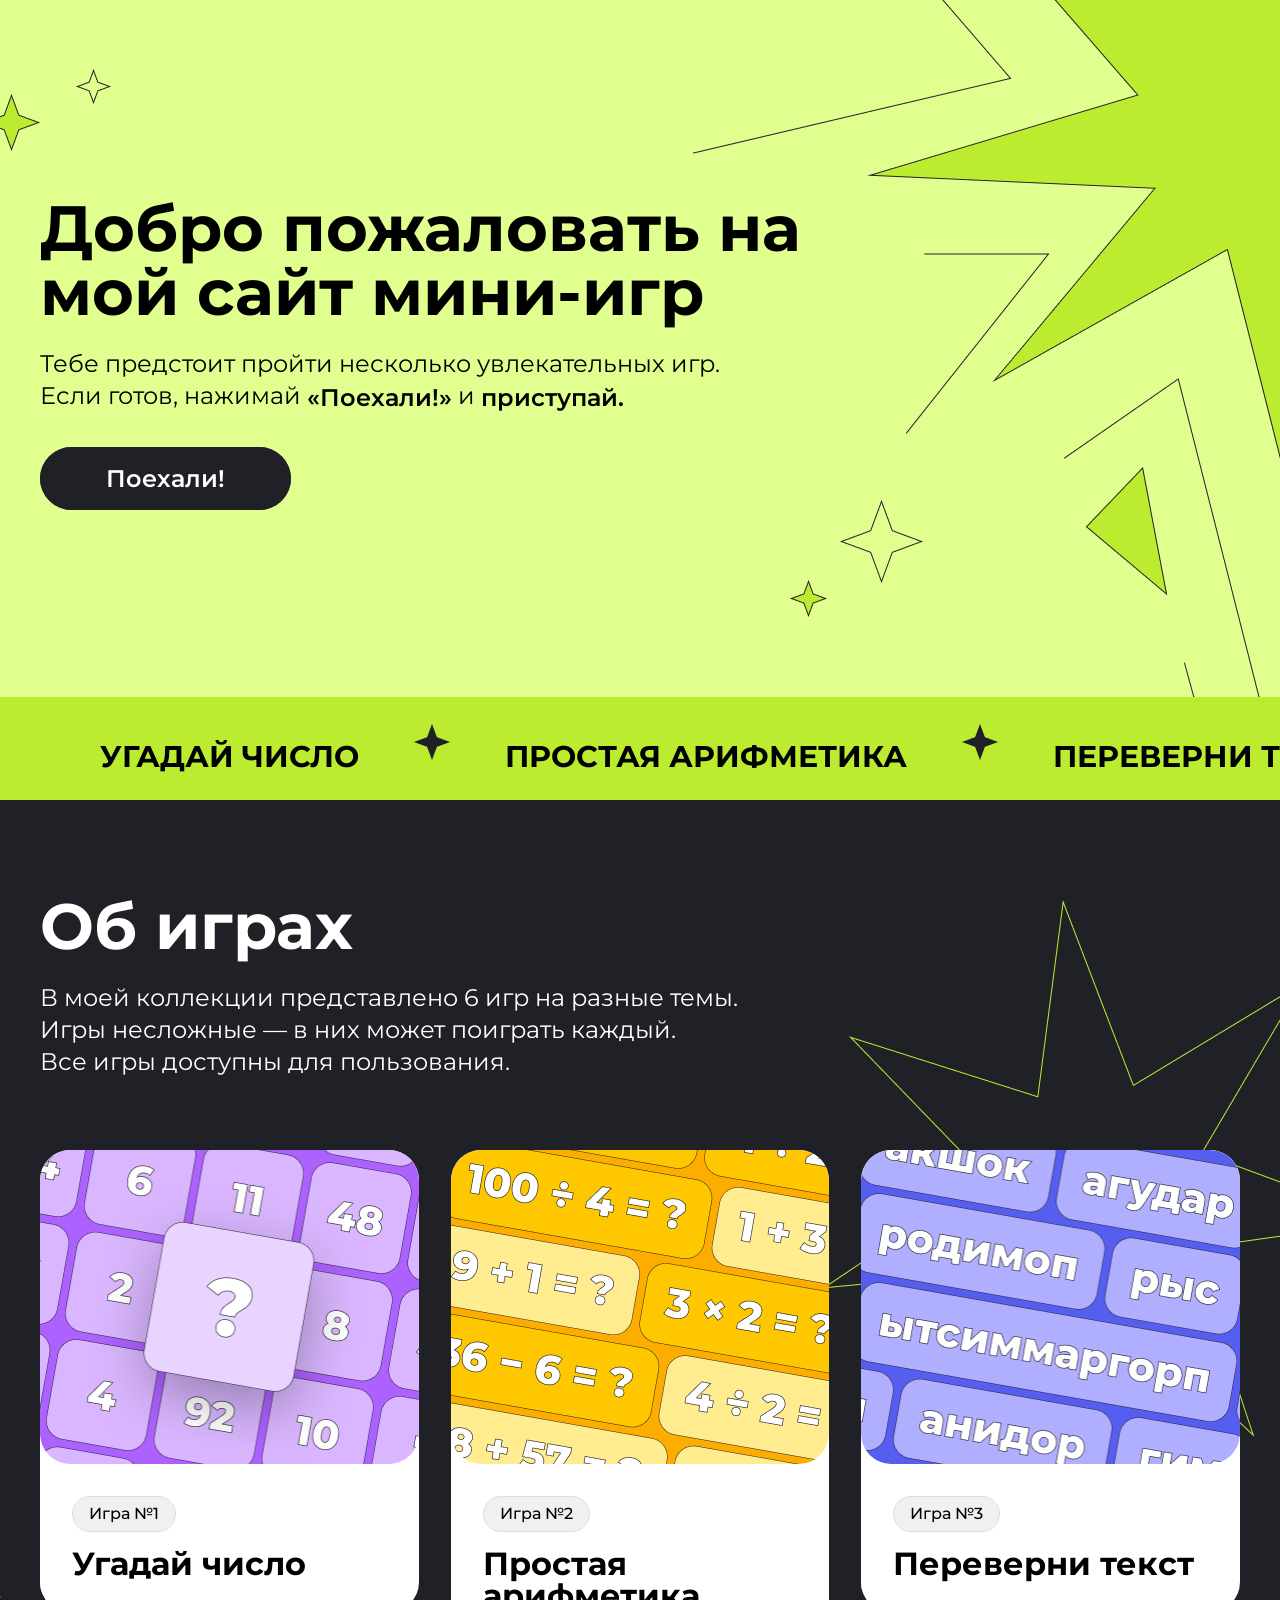
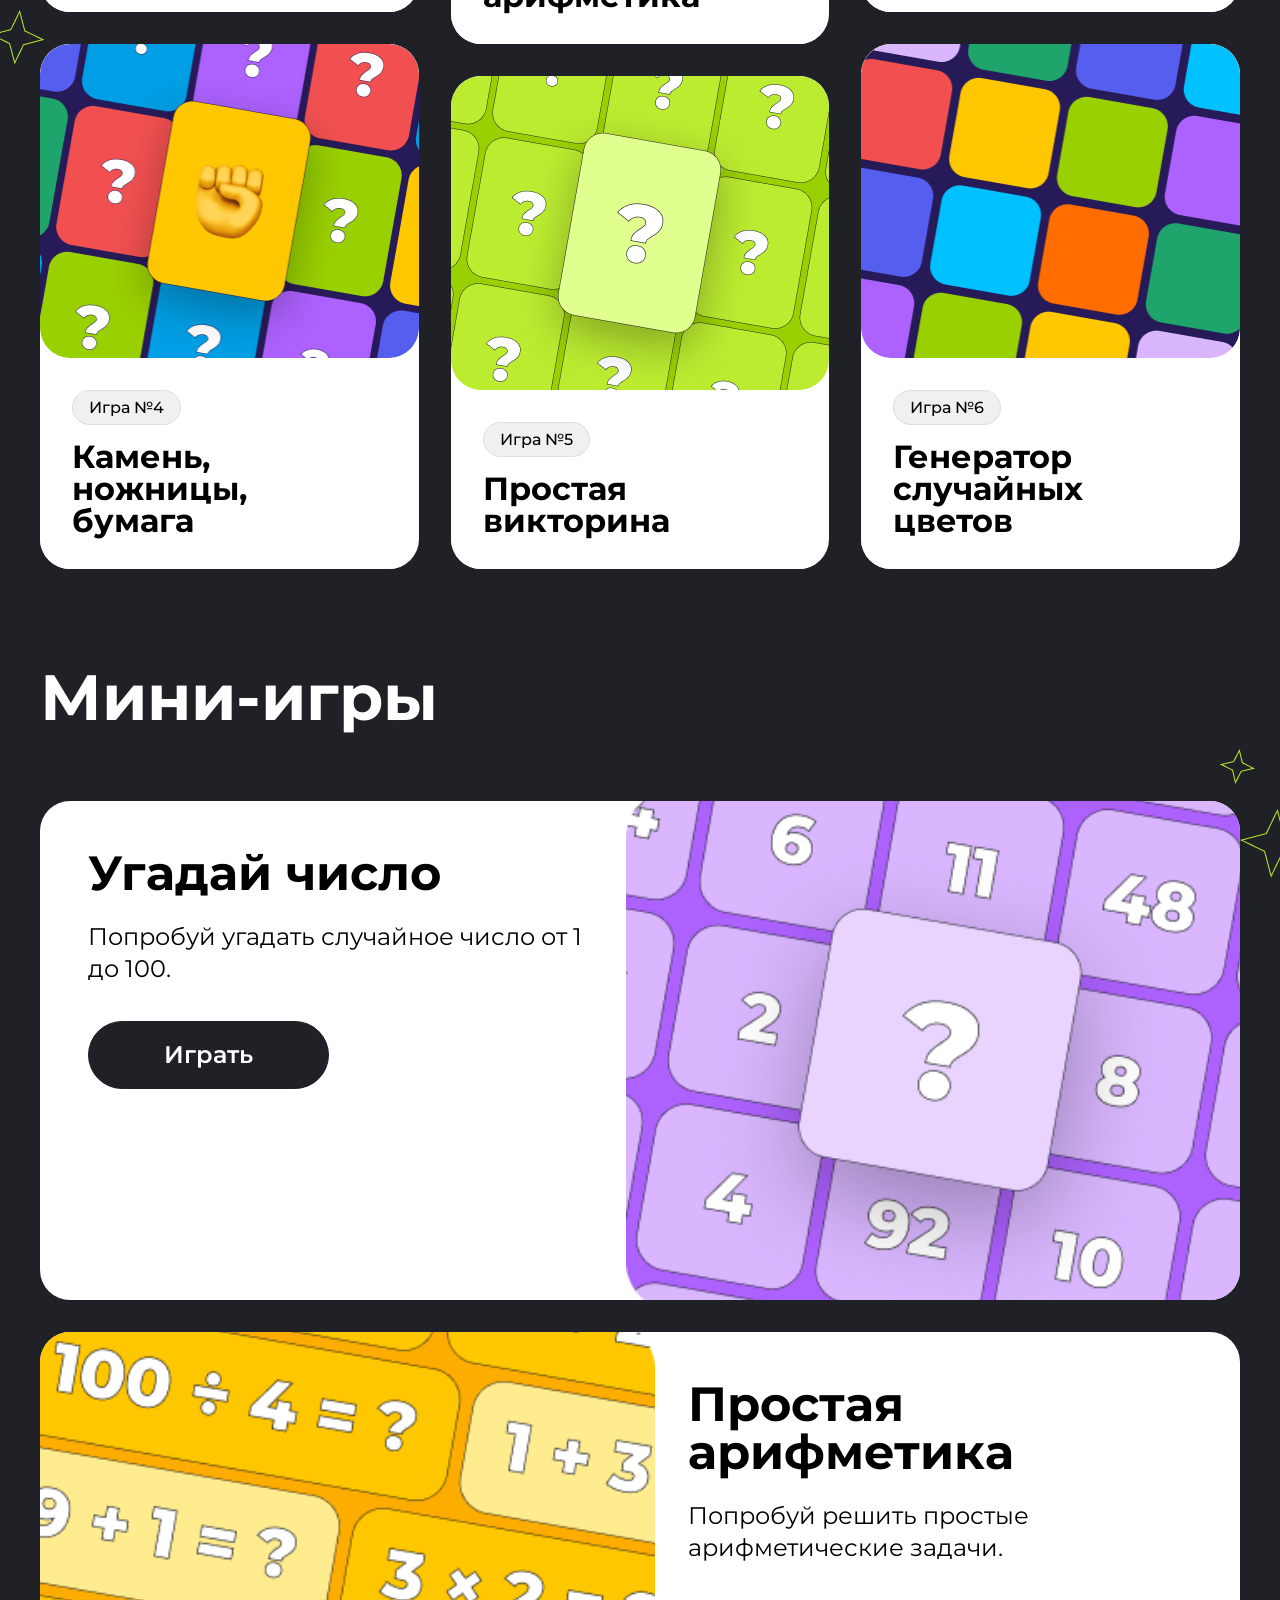
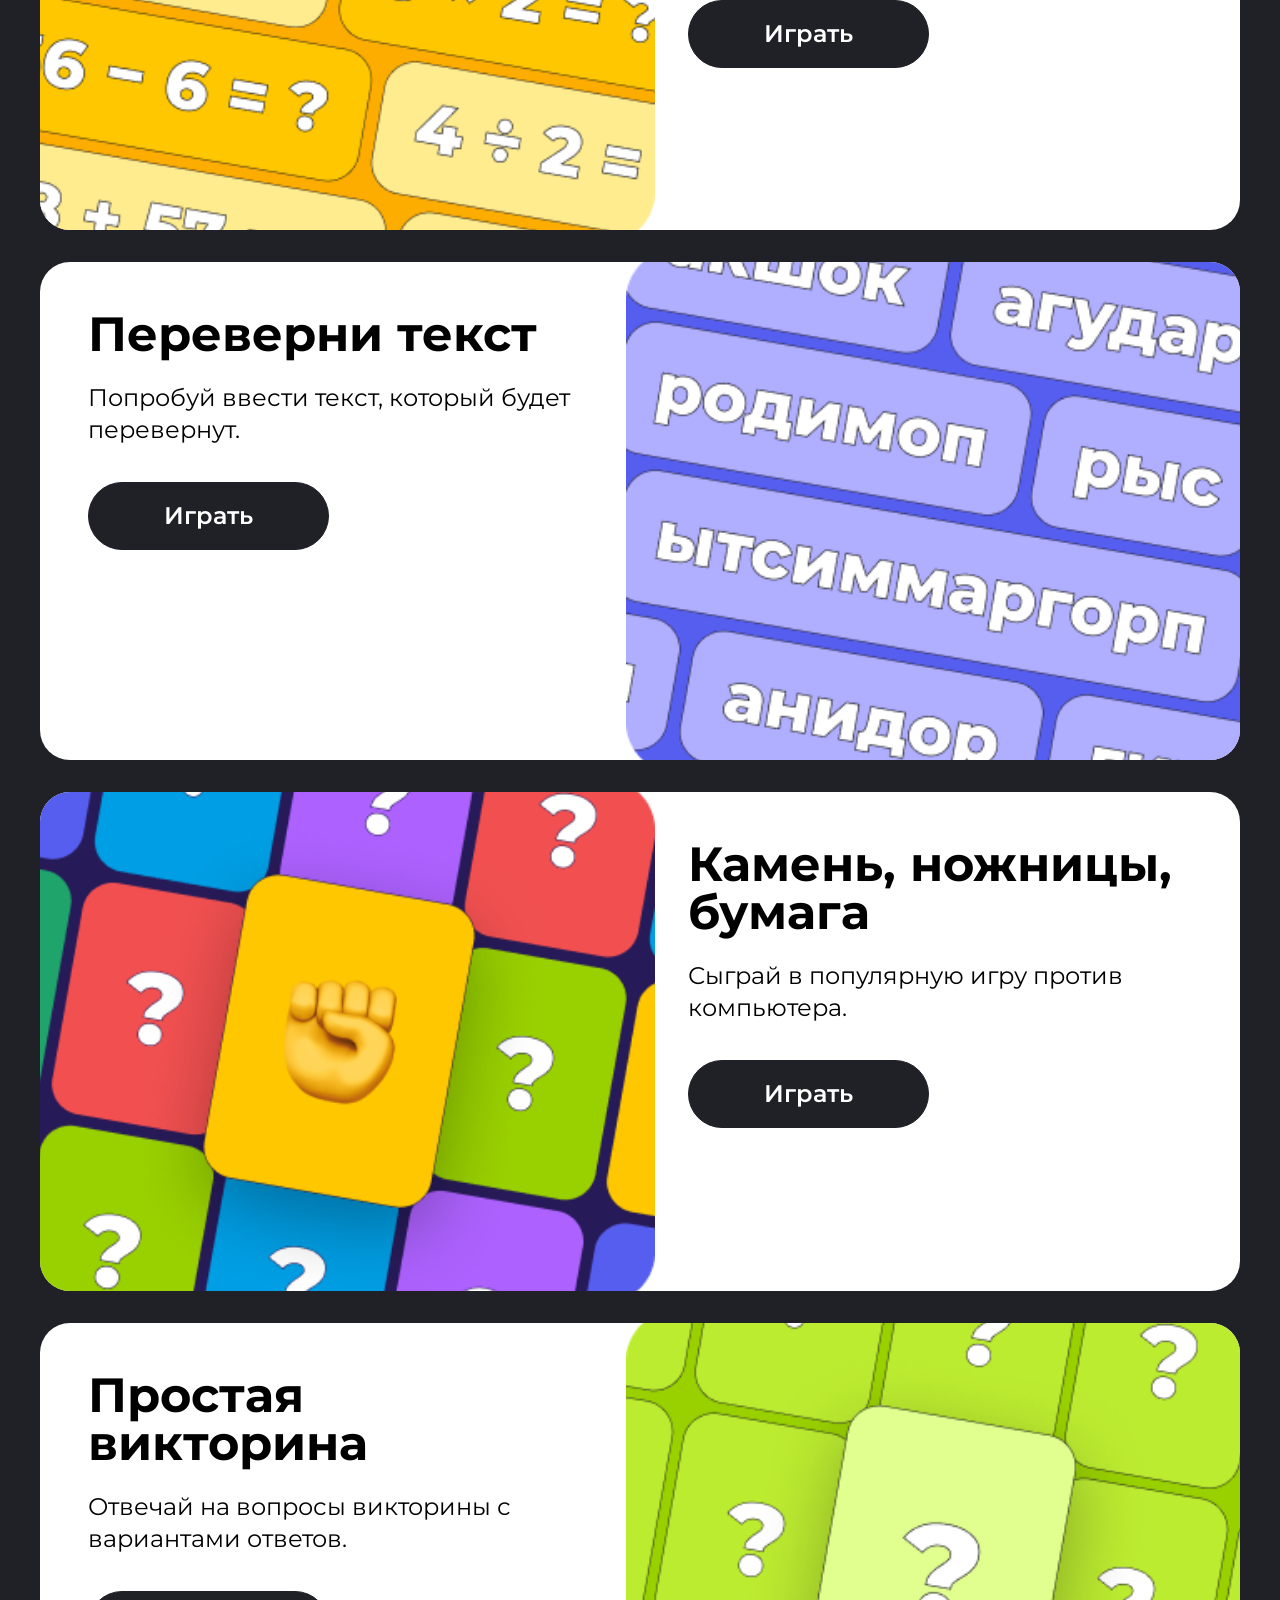
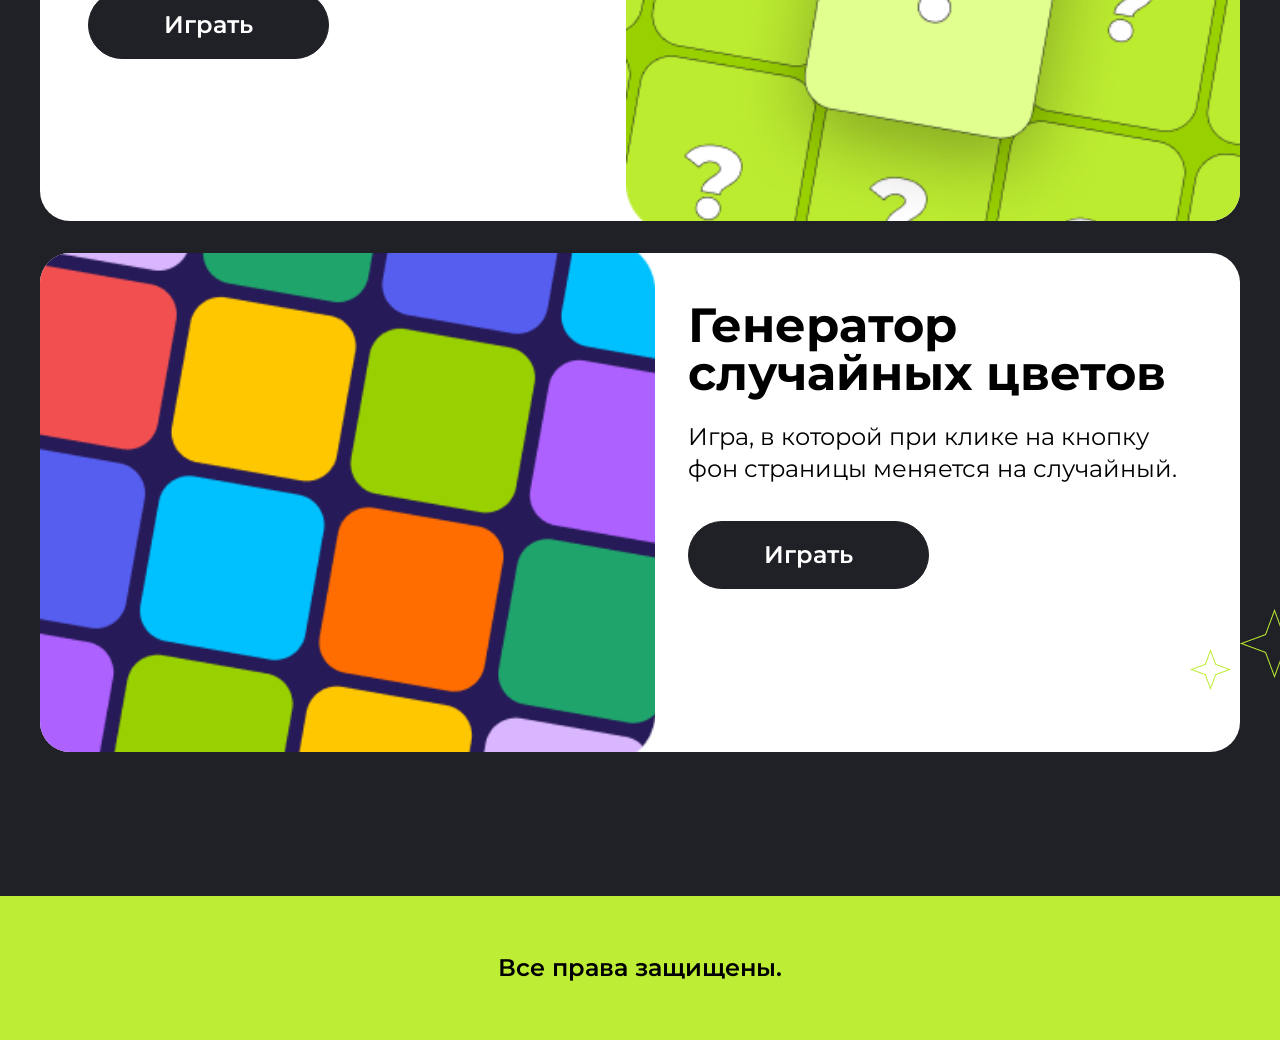
<file: index.html>
<!DOCTYPE html>
<html lang="en">

<head>
  <meta charset="UTF-8">
  <meta name="viewport" content="width=device-width, initial-scale=1.0">
  <title>Сайт мини-игр</title>
  <link href="https://fonts.googleapis.com/css2?family=Montserrat:ital,wght@0,100..900;1,100..900&display=swap"
    rel="stylesheet">
  <link rel="stylesheet" href="./style/style.css">
       </head>

<body>

  <header class="header center">
    <div class="star-images1">
      <img src="./images/Star2.png" alt="звезда" class="star2">
      <img src="./images/Star3.png" alt="звезда" class="star3">
      <img src="./images/Star4.png" alt="звезда" class="star4">
      <img src="./images/Star5.png" alt="звезда" class="star5">
      <img src="./images/Group1597880565.png" alt="звезда" class="vector1">
      <img src="./images/Vector.png" alt="звезда" class="vector2">
    </div>
    <div class="main-page">
      <h1 class="main-page__title">Добро пожаловать на мой сайт мини-игр</h1>
      <p class="main-page__text">Тебе предстоит пройти несколько увлекательных игр.<br> Если готов, нажимай <span
          class="bold-text">«Поехали!»</span> и <span class="bold-text">приступай.</span></p>
          <a href="#about-games" class="go">Поехали!</a>
    </div>
       <div class="game-scroll">
      <div class="game-items">
        <span class="game-item">УГАДАЙ ЧИСЛО</span>
        <img src="./images/Star.png" alt="Звезда" class="star">
        <span class="game-item">ПРОСТАЯ АРИФМЕТИКА</span>
        <img src="./images/Star.png" alt="Звезда" class="star">
        <span class="game-item">ПЕРЕВЕРНИ ТЕКСТ</span>
        <img src="./images/Star.png" alt="Звезда" class="star">
        <span class="game-item">КАМЕНЬ,НОЖНИЦЫ, БУМАГА</span>
        <img src="./images/Star.png" alt="Звезда" class="star">
        <span class="game-item">ПРОСТАЯ ВИКТОРИНА</span>
        <img src="./images/Star.png" alt="Звезда" class="star">
        <span class="game-item">ГЕНЕРАТОР СЛУЧАЙНЫХ ЧИСЕЛ</span>
      </div>
    </div>
  </header>
  <section class="games center">
    <div class="star-images2">
      <img src="./images/Star11.png" alt="звезда" class="star11">
      <img src="./images/Star12.png" alt="звезда" class="star12">
    </div>
    <div id="about-games" class="about-games">
      <h2 class="about-games__title">Об играх</h2>
      <p class="about-games__description">В моей коллекции представлено 6 игр на разные темы.<br>Игры несложные — в них
        может поиграть каждый.<br>
        Все игры доступны для пользования.</p>
    </div>
    <div class="cards">
      <a href="#number1" class="card-link">
        <div class="card">
          <img src="./images/game1.png" alt="Угадай число" class="card__image">
          <div class="card-content">
            <p class="game-number">Игра №1</p>
            <h3 class="game-title">Угадай число</h3>
          </div>
        </div>
      </a>
      <a href="#number2" class="card-link">
        <div class="card">
          <img src="./images/game2.png" alt="Простая арифметика" class="card__image">
          <div class="card-content">
            <p class="game-number">Игра №2</p>
            <h3 class="game-title">Простая арифметика</h3>
          </div>
        </div>
      </a>
      <a href="#number3" class="card-link">
        <div class="card">
          <img src="./images/game3.png" alt="Переверни текст" class="card__image">
          <div class="card-content">
            <p class="game-number">Игра №3</p>
            <h3 class="game-title">Переверни текст</h3>
          </div>
        </div>
      </a>
      <a href="#number4" class="card-link">
        <div class="card">
          <img src="./images/game4.png" alt="Камень, ножницы, бумага" class="card__image">
          <div class="card-content">
            <p class="game-number">Игра №4</p>
            <h3 class="game-title">Камень, ножницы, бумага</h3>
          </div>
        </div>
      </a>
      <a href="#number5" class="card-link">
        <div class="card card-5">
          <img src="./images/game5.png" alt="Простая викторина" class="card__image">
          <div class="card-content">
            <p class="game-number">Игра №5</p>
            <h3 class="game-title">Простая викторина</h3>
          </div>
        </div>
      </a>
      <a href="#number6" class="card-link">
        <div class="card">
          <img src="./images/game6.png" alt="Генератор случайных цветов" class="card__image">
          <div class="card-content">
            <p class="game-number">Игра №6</p>
            <h3 class="game-title">Генератор случайных цветов</h3>
          </div>
        </div>
      </a>
    </div>
  </section>
  <section class="mini-games center">
    <div class="star-images3">
      <img src="./images/Star7.png" alt="звезда" class="star7">
      <img src="./images/Star6.png" alt="звезда" class="star6">
      <img src="./images/Star8.png" alt="звезда" class="star8">
      <img src="./images/Star10.png" alt="звезда" class="star10">
    </div>
    <h4 class="mini-games__title">Мини-игры</h4>
    <div class="cards-big">
      <div id="number1" class="card-big">
        <div class="card-big__content">
          <h5 class="card-big__title">Угадай число</h5>
          <p class="card-big__description">Попробуй угадать случайное число от 1 до 100.</p>
          <a href="#" id="play-game-1" class="play">Играть</a>
        </div>
        <img src="/images/game1.png" alt="Угадай число" class="card-big__image">
      </div>
      <div id="number2" class="card-big">
        <img src="./images/game2.png" alt="Простая арифметика" class="card-big__image">
        <div class="card-big__content">
          <h5 class="card-big__title">Простая арифметика</h5>
          <p class="card-big__description">Попробуй решить простые арифметические задачи.</p>
          <a href="#" id="play-game-2" class="play">Играть</a>
        </div>
      </div>
      <div id="number3" class="card-big">
        <div class="card-big__content">
          <h5 class="card-big__title">Переверни текст</h5>
          <p class="card-big__description">Попробуй ввести текст, который будет перевернут.</p>
          <a href="#" id="play-game-3" class="play">Играть</a>
        </div>
        <img src="./images/game3.png" alt="Переверни текст" class="card-big__image">
      </div>
      <div id="number4" class="card-big">
        <img src="./images/game4.png" alt="Камень, ножницы, бумага" class="card-big__image">
        <div class="card-big__content">
          <h5 class="card-big__title">Камень, ножницы, бумага</h5>
          <p class="card-big__description">Сыграй в популярную игру против компьютера.</p>
          <a href="#" id="play-game-4" class="play">Играть</a>
        </div>
      </div>
      <div id="number5" class="card-big">
        <div class="card-big__content">
          <h5 class="card-big__title">Простая викторина</h5>
          <p class="card-big__description">Отвечай на вопросы викторины с вариантами ответов.</p>
          <a href="#" id="play-game-5" class="play">Играть</a>
        </div>
        <img src="./images/game5.png" alt="Простая викторина" class="card-big__image">
      </div>
      <div id="number6" class="card-big">
        <img src="./images/game6.png" alt="Генератор случайных цветов" class="card-big__image">
        <div class="card-big__content">
          <h5 class="card-big__title">Генератор случайных цветов</h5>
          <p class="card-big__description">Игра, в которой при клике на кнопку фон страницы меняется на случайный.</p>
          <a href="#" id="play-game-6" class="play">Играть</a>
        </div>
      </div>
    </div>
  </section>
  <footer class="footer">
    <p class="footer__text">Все права защищены.</p>
  </footer>
  <script src="play1.js"></script>
  <script src="play2.js"></script>
  <script src="play3.js"></script>
  <script src="play4.js"></script>
  <script src="play5.js"></script>
  <script src="play6.js"></script>

</body>

</html>
</file>
<file: style/style.css>
* {
  margin: 0;
  padding: 0;
}

html {
  scroll-behavior: smooth;
}

.body {
  font-family: "Montserrat";
}

.center {
  padding-left: calc(50% - 600px);
  padding-right: calc(50% - 600px);
}

.header {
  position: relative;
  background: url(../images/background1.png);
  background-size: cover;
  background-repeat: no-repeat;
  background-position: center;
  overflow: hidden;
  height: 800px;
}

.star2 {
  position: absolute;
  background-size: auto;
  transform: translate(-57px, 94px);
}

.star3 {
  position: absolute;
  background-size: auto;
  transform: translate(36px, 69px);
}

.star4 {
  position: absolute;
  background-size: auto;
  transform: translate(800px, 500px);
}

.star5 {
  position: absolute;
  background-size: auto;
  transform: translate(750px, 580px);
}

.vector1 {
  position: absolute;
  background-size: auto;
  right: 0;
}

.vector2 {
  display: none;
  position: absolute;
  right: 0;
}

.main-page {
  max-width: 769px;
}

.main-page__title {
  padding-top: 196px;
  padding-bottom: 24px;
  font-family: "Montserrat";
  font-weight: 700;
  font-style: Bold;
  font-size: 64px;
  line-height: 100%;
  letter-spacing: 0px;
  vertical-align: middle;
}

.main-page__text {
  font-family: "Montserrat";
  font-weight: 400;
  font-size: 24px;
  line-height: 32px;
  letter-spacing: 0px;
  vertical-align: middle;
  padding-bottom: 48px;
}

.bold-text {
  font-family: "Montserrat";
  font-weight: 600;
  font-size: 24px;
  line-height: 32px;
  letter-spacing: 0px;
  vertical-align: middle;
}

.go {
  font-family: "Montserrat";
  font-weight: 600;
  font-size: 24px;
  line-height: 142%;
  letter-spacing: 0%;
  text-align: center;
  color: #FFFFFF;
  gap: 10px;
  opacity: 1;
  border-radius: 60px;
  border-width: 1px;
  padding-top: 16px;
  padding-right: 65px;
  padding-bottom: 16px;
  padding-left: 65px;
  background: #202027;
  border: 1px solid #202027;
  text-decoration: none;
}

.go:hover,
.play:hover {
  color: black;
  background: #FFFFFF;
  transition: 1s;
  cursor: pointer;
}

.game-scroll {
  position: absolute;
  left: 0;
  bottom: 0;
  background: #BCEC30;
  border-width: 1px;
  padding-top: 27px;
  padding-right: 49px;
  padding-bottom: 27px;
  padding-left: 49px;
  opacity: 1;
  overflow-x: auto;
  overflow-y: hidden;
  white-space: nowrap;
}

.game-item {
  font-family: "Montserrat";
  font-weight: 700;
  font-style: Bold;
  font-size: 30px;
  line-height: 110%;
  letter-spacing: 4%;
  vertical-align: middle;
  text-transform: uppercase;
  margin-left: 51px;
  margin-right: 51px;
}

.games {
  position: relative;
  background: #202027;
  background-image: url(../images/Star1.png);
  background-repeat: no-repeat;
  background-position: right 0 top 100px;
  padding-bottom: 50px;
}

.star11 {
  position: absolute;
  background-size: auto;
  transform: translate(-70px, 780px);
}

.star12 {
  position: absolute;
  background-size: auto;
  transform: translate(-50px, 810px);
}

.about-games {
  padding-top: 94px;
  padding-bottom: 72px;
}

.about-games__title {
  font-family: "Montserrat";
  font-weight: 700;
  font-style: Bold;
  font-size: 64px;
  line-height: 100%;
  letter-spacing: 0px;
  vertical-align: middle;
  color: #FFFFFF;
}

.about-games__description {
  font-family: "Montserrat";
  font-weight: 400;
  font-size: 24px;
  line-height: 32px;
  letter-spacing: 0px;
  vertical-align: middle;
  color: #FFFFFF;
  padding-top: 24px;
}

.cards {
  display: grid;
  grid-template-columns: repeat(3, 1fr);
  grid-auto-rows: minmax(auto, max-content);
  -moz-column-gap: 32px;
       column-gap: 32px;
  align-items: flex-start;
}

.card-5 {
  margin-top: 32px;
}

.card-link {
  text-decoration: none;
  color: inherit;
}

.card {
  display: flex;
  flex-direction: column;
  overflow: hidden;
  background-color: white;
  border-radius: 30px;
  box-sizing: border-box;
  flex-wrap: wrap;
  justify-content: flex-start;
}

.card:hover {
  transform: scale(1.1);
  transition: transform 0.3s ease, box-shadow 0.3s ease;
  box-shadow: 0 4px 16px rgba(0, 0, 0, 0.2);
}

.card__image {
  border-radius: 30px;
}

.card-content {
  display: flex;
  flex-basis: auto;
  gap: 16px;
  flex-direction: column;
  box-sizing: border-box;
  background: white;
  padding: 32px;
  align-items: flex-start;
  flex-wrap: wrap;
  max-width: 365px;
}

.game-number {
  opacity: 1;
  border-radius: 52.58px;
  padding: 8px 16px;
  font-family: "Montserrat";
  font-weight: 500;
  font-size: 16px;
  line-height: 110%;
  letter-spacing: 0px;
  background-color: #f0f0f0;
  border: 1px solid #ddd;
  box-sizing: border-box;
  cursor: pointer;
}

.game-title {
  font-family: "Montserrat";
  font-weight: 700;
  font-style: Bold;
  font-size: 32px;
  line-height: 100%;
  letter-spacing: 0px;
  vertical-align: middle;
}

.mini-games {
  position: relative;
  background: #202027;
}

.star6 {
  position: absolute;
  background-size: auto;
  transform: translate(1200px, 190px);
}

.star7 {
  position: absolute;
  background-size: auto;
  transform: translate(1180px, 130px);
}

.star8 {
  position: absolute;
  background-size: auto;
  transform: translate(1200px, 3190px);
}

.star10 {
  position: absolute;
  background-size: auto;
  transform: translate(1150px, 3230px);
}

.mini-games__title {
  font-family: "Montserrat";
  font-weight: 700;
  font-style: Bold;
  font-size: 64px;
  line-height: 100%;
  letter-spacing: 0px;
  vertical-align: middle;
  color: #FFFFFF;
  padding-top: 46px;
  padding-bottom: 72px;
}

.cards-big {
  display: flex;
  flex-direction: column;
  gap: 32px;
  padding-bottom: 144px;
}

.card-big {
  display: flex;
  flex-direction: row;
  justify-content: space-between;
  background-color: white;
  border-radius: 30px;
  box-sizing: border-box;
  overflow: hidden;
}

.card-big__content {
  padding: 48px;
  display: flex;
  flex-direction: column;
  align-items: flex-start;
  flex-wrap: wrap;
  max-width: 505px;
  flex: 1 0 50%;
}

.card-big__title {
  font-family: "Montserrat";
  font-weight: 700;
  font-style: Bold;
  font-size: 48px;
  line-height: 100%;
  letter-spacing: 0px;
  vertical-align: middle;
  padding-bottom: 24px;
}

.card-big__description {
  font-family: "Montserrat";
  font-weight: 400;
  font-size: 24px;
  line-height: 32px;
  letter-spacing: 0px;
  vertical-align: middle;
  padding-bottom: 36px;
  max-width: 504px;
}

.play {
  font-family: "Montserrat";
  font-weight: 600;
  font-size: 24px;
  line-height: 142%;
  letter-spacing: 0%;
  text-align: center;
  color: #FFFFFF;
  gap: 10px;
  opacity: 1;
  border-radius: 60px;
  border-width: 1px;
  padding-top: 16px;
  padding-right: 75px;
  padding-bottom: 16px;
  padding-left: 75px;
  background: #202027;
  border: 1px solid #202027;
  text-decoration: none;
}

.card-big__image {
  flex: 1 0 50%;
  overflow: hidden;
  transform: scale(1.05);
}

.card-big__image img {
  width: 100%;
  height: auto;
}

.footer {
  background: #BDED35;
  max-height: 150px;
}

.footer__text {
  font-family: "Montserrat";
  font-weight: 600;
  font-size: 24px;
  line-height: 100%;
  letter-spacing: 0px;
  text-align: center;
  vertical-align: middle;
  padding: 60px;
}

@media (max-width: 767px) {
  .center {
    padding-left: 16px;
    padding-right: 16px;
  }
  .header {
    height: auto;
    padding-bottom: 182px;
  }
  .star2 {
    max-width: 35px;
    max-height: 35px;
    transform: translate(37px, 97px);
    z-index: 1;
  }
  .star3 {
    max-width: 21px;
    max-height: 21px;
    transform: translate(91px, 64px);
    z-index: 1;
  }
  .star4 {
    max-width: 39px;
    max-height: 41px;
    transform: translate(250px, 600px);
  }
  .star5 {
    max-width: 18px;
    max-height: 18px;
    transform: translate(220px, 580px);
  }
  .vector1 {
    display: none;
  }
  .vector2 {
    display: block;
    position: absolute;
    right: 0;
  }
  .main-page {
    max-width: 343px;
    display: flex;
    flex-direction: column;
    justify-content: space-evenly;
    align-items: center;
  }
  .main-page__title {
    font-size: 40px;
    padding-top: 147px;
    text-align: center;
  }
  .main-page__text {
    font-size: 16px;
    text-align: center;
    padding-bottom: 36px;
    line-height: 1.4;
  }
  br {
    display: none;
  }
  .bold-text {
    font-weight: 600;
    font-size: 16px;
  }
  .go,
  .play {
    box-sizing: border-box;
    width: 100%;
    display: block;
    font-size: 16px;
  }
  .game-scroll {
    padding-top: 16px;
    padding-right: 24px;
    padding-bottom: 16px;
    padding-left: 24px;
    margin-top: 131px;
  }
  .game-item {
    font-size: 16px;
    margin-left: 27px;
    margin-right: 27px;
  }
  .star {
    height: 19px;
    width: 19px;
  }
  .games {
    display: none;
  }
  .star-images2,
  .star-images3 {
    display: none;
  }
  .mini-games__title {
    font-size: 40px;
    padding-top: 48px;
    padding-bottom: 48px;
  }
  .cards-big {
    display: flex;
    flex-direction: column;
    gap: 24px;
    padding-bottom: 10px;
  }
  .card-big {
    display: flex;
    flex-direction: column;
    align-items: center;
    justify-content: center;
    border-radius: 30px;
  }
  .card-big__title {
    font-size: 32px;
    padding-bottom: 16px;
  }
  .card-big__description {
    font-size: 16px;
    line-height: 1.4;
    padding-bottom: 32px;
  }
  .card-big__content {
    padding: 30px;
    order: 2;
    display: flex;
    align-items: stretch;
  }
  .card-big__image {
    order: 1;
    width: 100%;
    height: auto;
  }
  .footer {
    height: 100px;
  }
  .footer__text {
    font-size: 16px;
    padding: 40px;
  }
}/*# sourceMappingURL=style.css.map */
</file>
